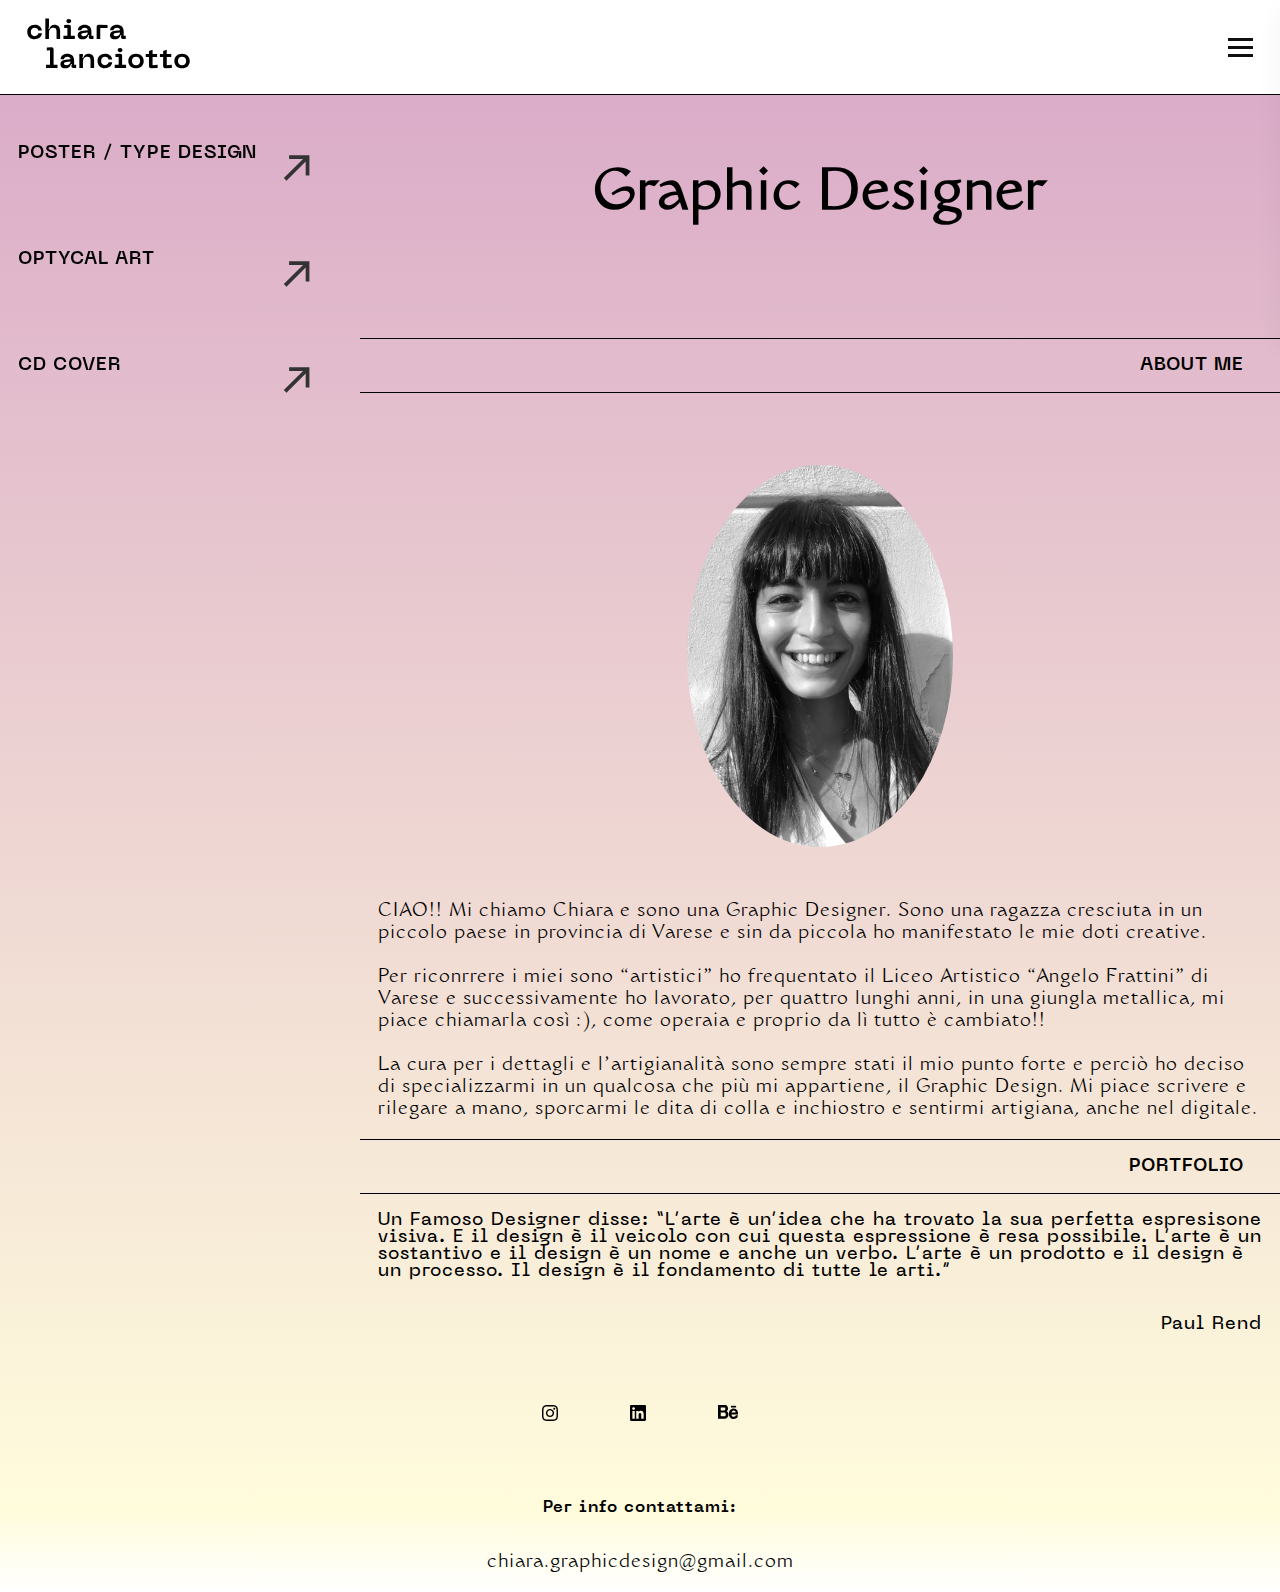
<file: index.html>
<!DOCTYPE html>
<html lang="en">

<head>
    <meta charset="UTF-8">
    <meta http-equiv="X-UA-Compatible" content="IE=edge">
    <meta name="viewport" content="width=device-width, initial-scale=1.0">
    <title>Chiara Lanciotto</title>
    <link rel="stylesheet" href="STYLE/style.css">
</head>

<body>

    <!-- titolo -->
    <header class="header">
        <nav class="navbar">
            <a href="index.html">
                <img class="logo" src="IMG/Chiara%20lanciotto.svg" alt="Chiara">
            </a>
            <ul class="nav-menu">
                <li class="nav-item">
                    <a href="#" class="nav-link">About me</a>
                </li>
                <li class="nav-item">
                    <a href="#portfolio" class="nav-link">Portfolio</a>
                </li>
                <li class="nav-item">
                    <a href="#contact" class="nav-link">Contact</a>
                </li>
                <li class="nav-item">
                    <a href="IMG/Chiara_Lanciotto_CV.pdf" class="nav-link">My CV</a>
                </li>
            </ul>
            <div class="hamburger">
                <span class="bar"></span>
                <span class="bar"></span>
                <span class="bar"></span>
            </div>
        </nav>
    </header>

    <div class="desktop-mode">
        <div class="contenitore-link desktop">
            <div class="final-link">
                <h5>Poster / type design</h5>
                <a href="poster_type_design.html">
                    <img src="IMG/arrow.svg">
                </a>
            </div>
            <div class="final-link">
                <h5>optycal art</h5>
                <a href="optical_art.html">
                    <img src="IMG/arrow.svg">
                </a>
            </div>
            <div class="final-link">
                <h5>cd cover</h5>
                    <a href="cd_cover.html">
                    <img src="IMG/arrow.svg">
                </a>
            </div>
        </div>

        <div class="testo-desktop">
            <h1 id="home">Graphic Designer</h1>
            <!-- sottotitolo -->
            <section>
                <h4>About me</h4>
            </section>
            <!-- descrizione about -->
            <article>
                <img class="foto-cv" src="IMG/IMG-3405.jpg" alt="chiara lanciotto foto">
                <p>CIAO!! Mi chiamo Chiara e sono
                    una Graphic Designer. Sono una ragazza cresciuta in un piccolo paese in provincia di Varese
                    e sin da piccola ho manifestato
                    le mie doti creative.
                    <br> <br>

                    Per riconrrere i miei sono “artistici”
                    ho frequentato il Liceo Artistico “Angelo Frattini” di Varese e successivamente ho lavorato,
                    per quattro lunghi anni, in una giungla metallica, mi piace chiamarla così :), come operaia
                    e proprio da lì tutto è cambiato!!
                    <br> <br>

                    La cura per i dettagli e l’artigianalità sono sempre stati il mio punto forte e perciò ho deciso di specializzarmi in un qualcosa
                    che più mi appartiene, il Graphic Design.
                    Mi piace scrivere e rilegare a mano, sporcarmi
                    le dita di colla e inchiostro e sentirmi artigiana,
                    anche nel digitale.
                </p>
            </article>
            <!-- sottotitolo -->
            <section id="portfolio">
                <h4>Portfolio</h4>
            </section>
            <!-- citazione -->
            <article>
                <p class="citazione">Un Famoso Designer disse: “L’arte è un’idea che ha trovato la sua perfetta espresisone visiva. E il design è il veicolo con cui questa espressione è resa possibile. L’arte è un sostantivo
                    e il design è un nome e anche un verbo. L’arte è un prodotto e il design è
                    un processo. Il design è il fondamento
                    di tutte le arti.”</p>
            </article>
            <div class="author">
                <p class="citazione">Paul Rend</p>
            </div>
        </div>    

        <!-- link pagine progetti -->
        <div class="contenitore-link mobile">
            <div class="final-link top-border">
                <h5>Poster / type design</h5>
                <a href="poster_type_design.html">
                    <img src="IMG/arrow.svg">
                </a>
            </div>
            <div class="final-link">
                <h5>optycal art</h5>
                <a href="optical_art.html">
                    <img src="IMG/arrow.svg">
                </a>
            </div>
            <div class="final-link">
                <h5>cd cover</h5>
                    <a href="cd_cover.html">
                    <img src="IMG/arrow.svg">
                </a>
            </div>
        </div>
    </div>

    <!-- footer -->
        <footer>
            <div class="social" id="contact">
                <a href="">
                    <img class="in" src="IMG/insta.svg" />
                </a>
                <a href="https://www.linkedin.com/in/chiara-lanciotto-9144a521">
                    <img class="lik" src="IMG/linkedin.svg" />
                </a>
                <a href="https://www.behance.net/chiaralanciotto1">
                    <img class="be" src="IMG/BE%202.svg" />
                </a>
            </div>
            <!--link per scaricare cv-->
            <div class="mail">
                <p>Per info contattami:</p>
                <a href="chiara.graphicdesign@gmail.com">chiara.graphicdesign@gmail.com</a>
            </div>
            
        </footer>

   <script src="STYLE/index.js"></script>

</body>

</html>
</file>
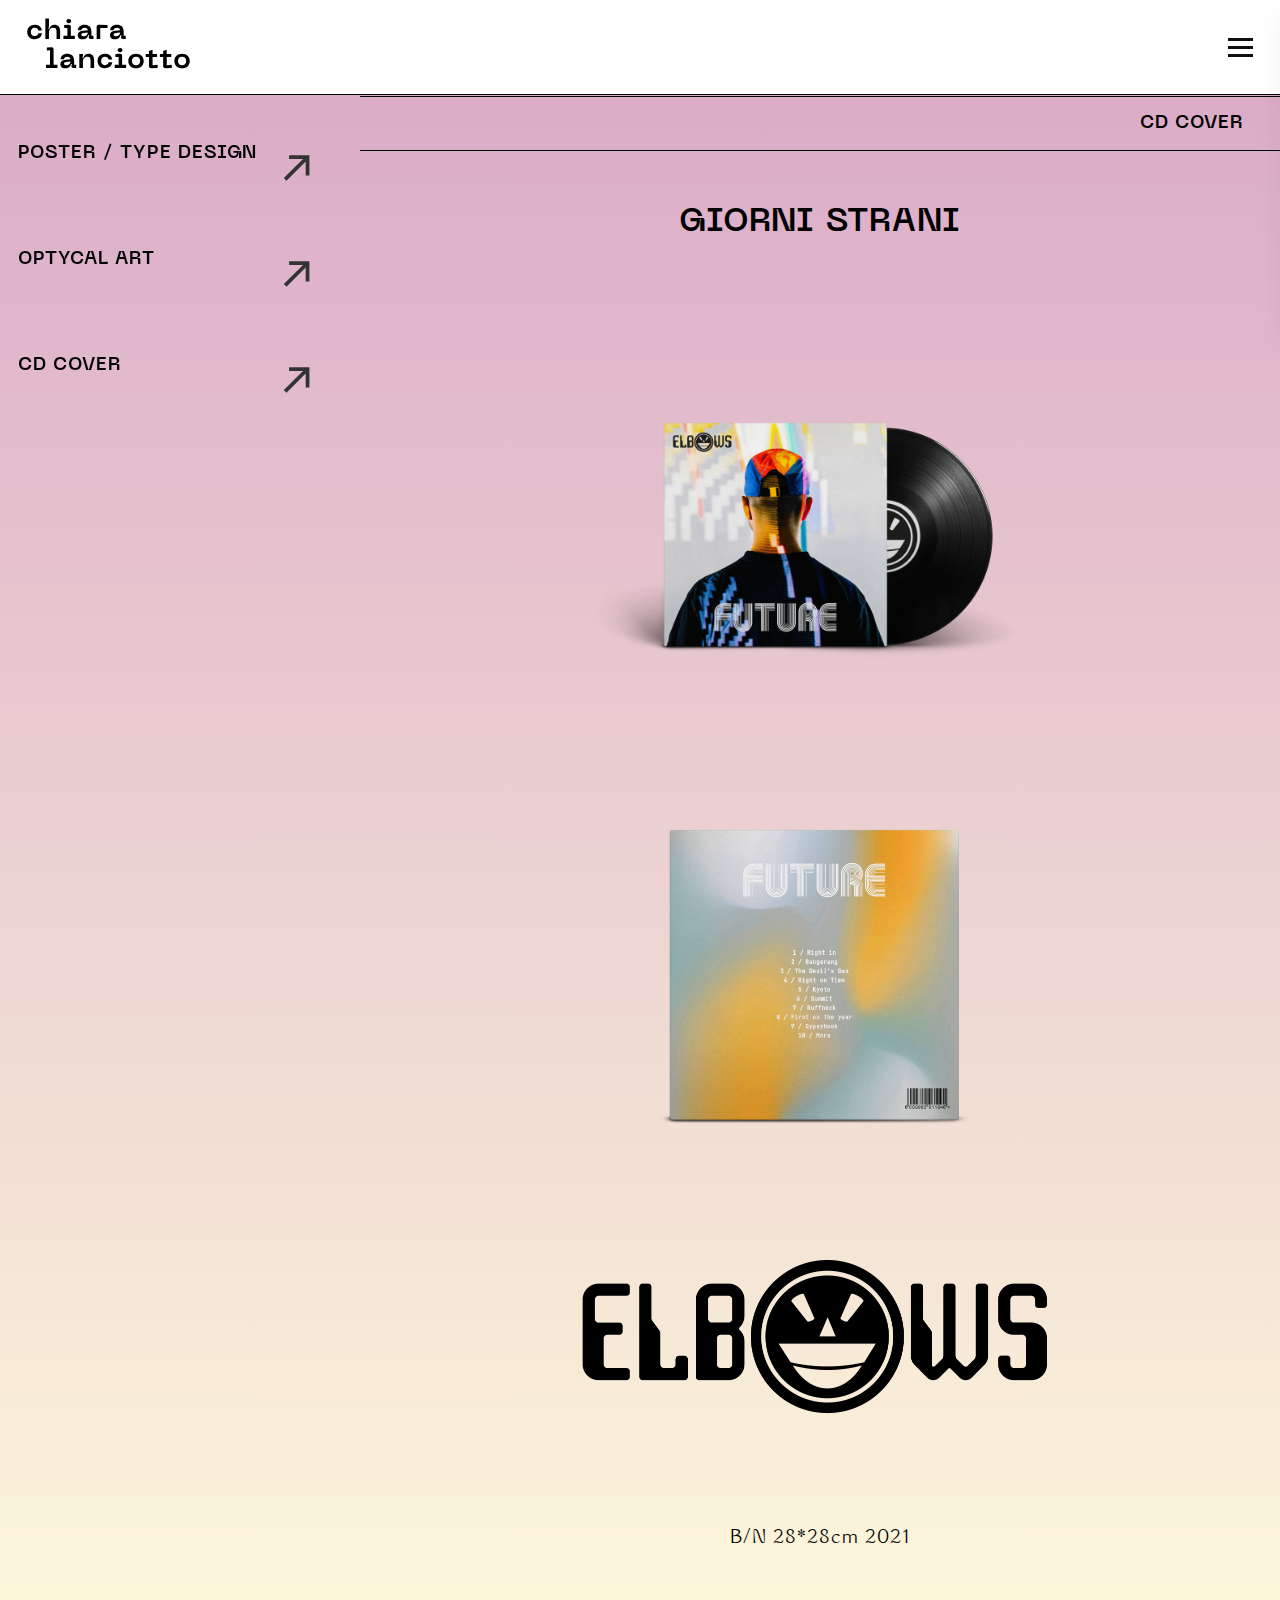
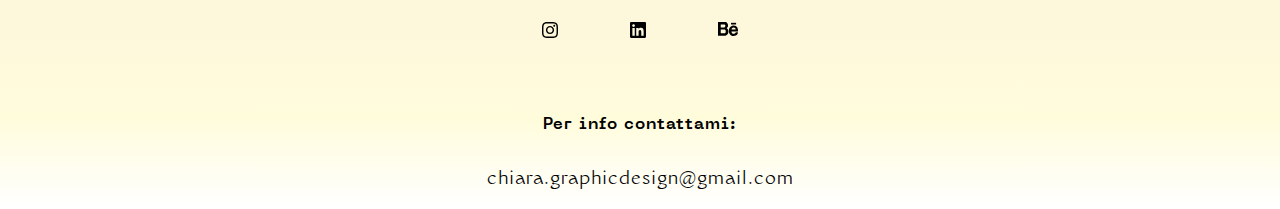
<file: cd_cover.html>
<!DOCTYPE html>
<html lang="en">

<head>
    <meta charset="UTF-8">
    <meta http-equiv="X-UA-Compatible" content="IE=edge">
    <meta name="viewport" content="width=device-width, initial-scale=1.0">
    <title>Chiara Lanciotto</title>
    <link rel="stylesheet" href="STYLE/style.css">
</head>

<body>


    <header class="header">
        <nav class="navbar">
            <a href="index.html">
                <img class="logo" src="IMG/Chiara%20lanciotto.svg" alt="Chiara">
            </a>
            <ul class="nav-menu">
                <li class="nav-item">
                    <a href="#" class="nav-link">About me</a>
                </li>
                <li class="nav-item">
                    <a href="#" class="nav-link">Portfolio</a>
                </li>
                <li class="nav-item">
                    <a href="#contact" class="nav-link">Contact</a>
                </li>
                <li class="nav-item">
                    <a href="IMG/Chiara_Lanciotto_CV.pdf" class="nav-link">My CV</a>
                </li>
            </ul>
            <div class="hamburger">
                <span class="bar"></span>
                <span class="bar"></span>
                <span class="bar"></span>
            </div>
        </nav>
    </header>

    <div class="desktop-mode">
        <div class="contenitore-link desktop">
            <div class="final-link">
                <h5>Poster / type design</h5>
                <a href="poster_type_design.html">
                    <img src="IMG/arrow.svg">
                </a>
            </div>
            <div class="final-link">
                <h5>optycal art</h5>
                <a href="optical_art.html">
                    <img src="IMG/arrow.svg">
                </a>
            </div>
            <div class="final-link">
                <h5>cd cover</h5>
                    <a href="cd_cover.html">
                    <img src="IMG/arrow.svg">
                </a>
            </div>
        </div>

        <div class="testo-desktop">
            <section class="space-top">
                <h4>CD COVER</h4>
            </section>

            <h2 class="page_typo">GIORNI STRANI</h2>

            <article class="B-N CD ">
                <img src="IMG/Vinyl Record PSD MockUp.png">
            </article>
            <article class="B-N CD">
                <img src="IMG/Vinyl Record PSD MockUp - RETRO.png">
            </article>
            <article class="B-N CD">
                <img src="IMG/LOGO_WS MUSICA.png">
            </article>
            
        
            <article>
                <div class="didascalia-singola">
                    <p>B/N 28*28cm 2021</p>
                </div>
            </article>
        </div>

        <!-- link pagine progetti -->
        <div class="contenitore-link mobile">
            <div class="final-link top-border">
                <h5>Poster / type design</h5>
                <a href="poster_type_design.html">
                    <img src="IMG/arrow.svg">
                </a>
            </div>
            <div class="final-link">
                <h5>optycal art</h5>
                <a href="optical_art.html">
                    <img src="IMG/arrow.svg">
                </a>
            </div>
            <div class="final-link">
                <h5>cd cover</h5>
                    <a href="cd_cover.html">
                    <img src="IMG/arrow.svg">
                </a>
            </div>
        </div>
    </div>


    <footer>
        <div class="social" id="contact">
           <a href="">
               <img class="in" src="IMG/insta.svg" />
           </a>
           <a href="https://www.linkedin.com/in/chiara-lanciotto-9144a521">
               <img class="lik" src="IMG/linkedin.svg" />
           </a>
           <a href="https://www.behance.net/chiaralanciotto1">
               <img class="be" src="IMG/BE%202.svg" />
           </a>
        </div>
        <!--link per scaricare cv-->
        <div class="mail">
            <p>Per info contattami:</p>
            <a href="chiara.graphicdesign@gmail.com">chiara.graphicdesign@gmail.com</a>
        </div>
   </footer>


    <script src="STYLE/index.js"></script>

</body>

</html>
</file>
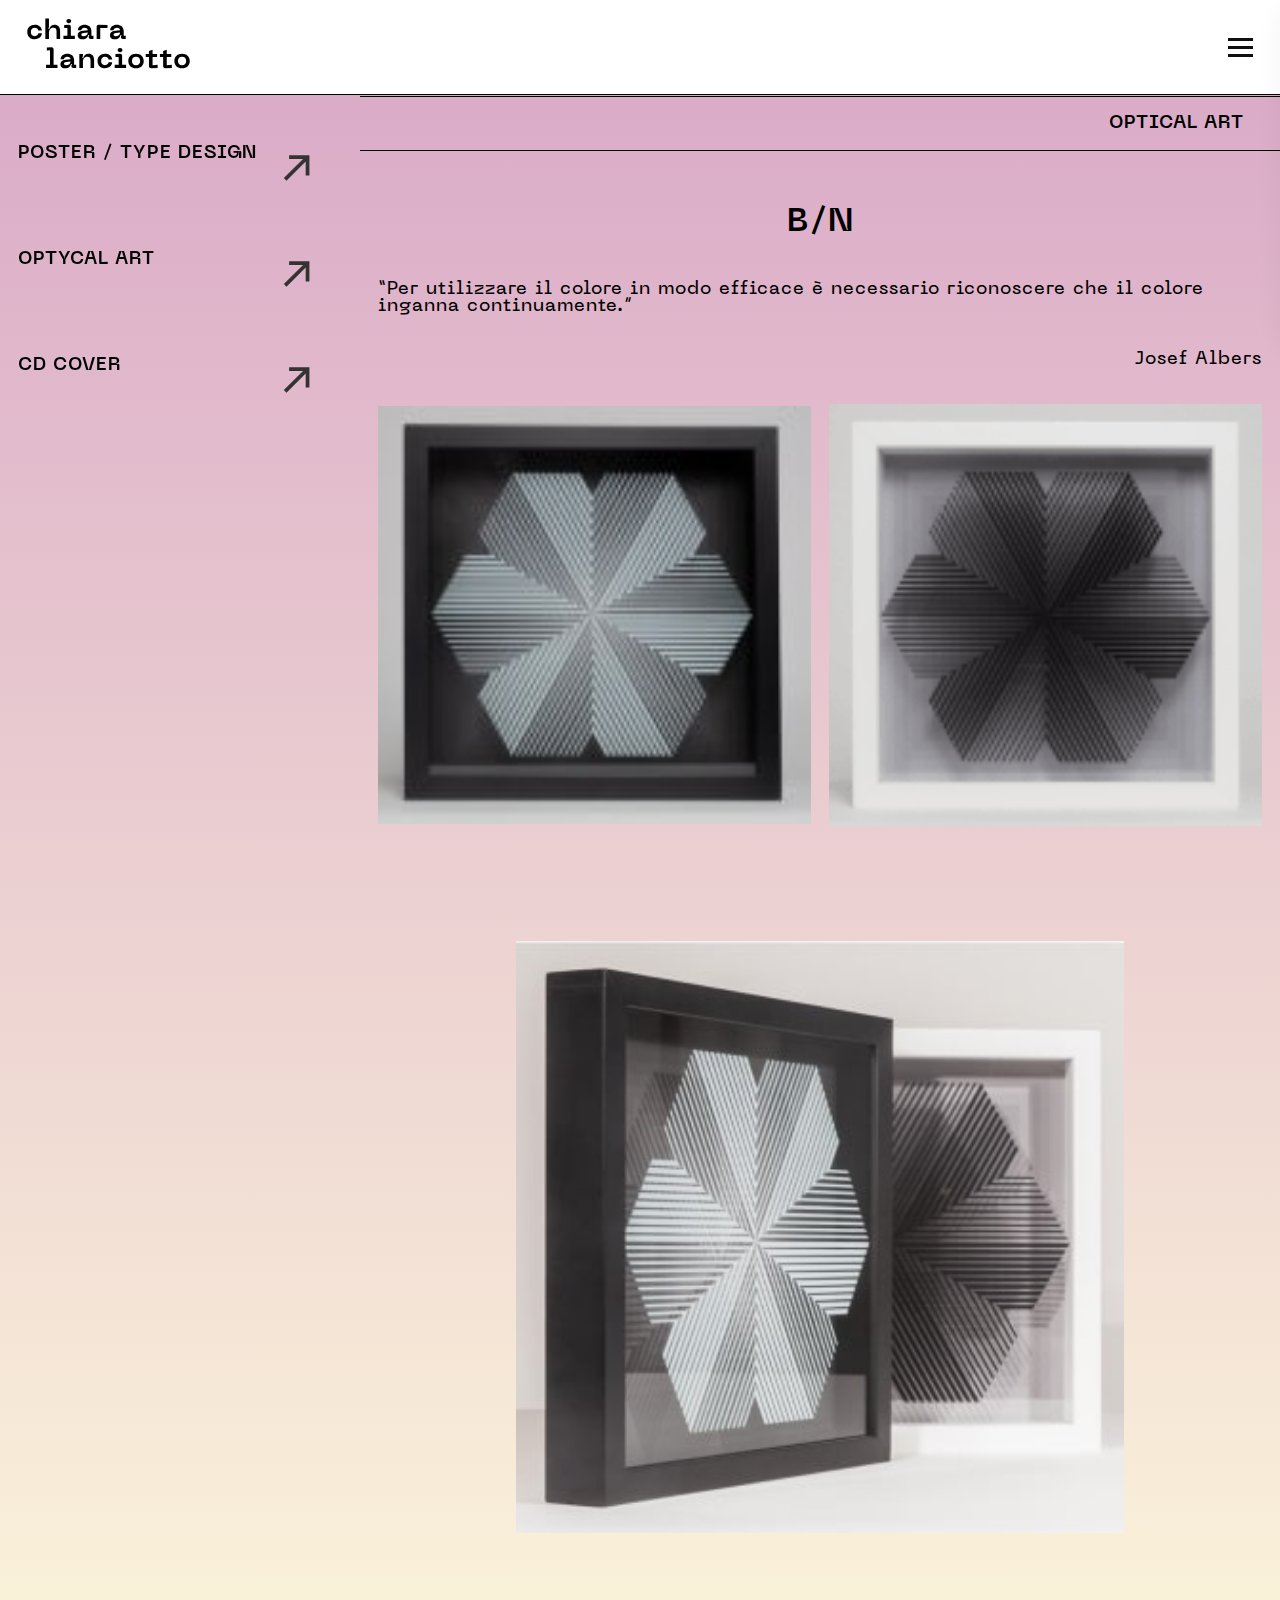
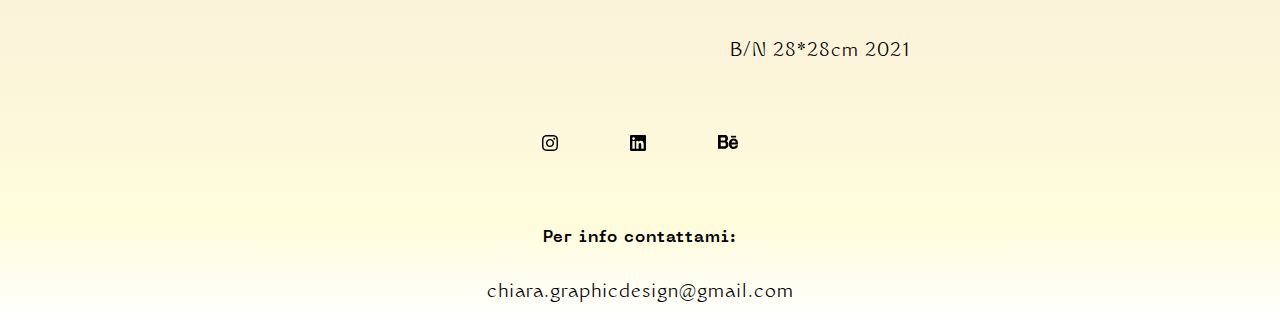
<file: optical_art.html>
<!DOCTYPE html>
<html lang="en">

<head>
    <meta charset="UTF-8">
    <meta http-equiv="X-UA-Compatible" content="IE=edge">
    <meta name="viewport" content="width=device-width, initial-scale=1.0">
    <title>Chiara Lanciotto</title>
    <link rel="stylesheet" href="STYLE/style.css">
</head>

<body>

    <header class="header">
        <nav class="navbar">
            <a href="index.html">
                <img class="logo" src="IMG/Chiara%20lanciotto.svg" alt="Chiara">
            </a>
            <ul class="nav-menu">
                <li class="nav-item">
                    <a href="#" class="nav-link">About me</a>
                </li>
                <li class="nav-item">
                    <a href="#" class="nav-link">Portfolio</a>
                </li>
                <li class="nav-item">
                    <a href="#contact" class="nav-link">Contact</a>
                </li>
                <li class="nav-item">
                    <a href="IMG/Chiara_Lanciotto_CV.pdf" class="nav-link">My CV</a>
                </li>
            </ul>
            <div class="hamburger">
                <span class="bar"></span>
                <span class="bar"></span>
                <span class="bar"></span>
            </div>
        </nav>
    </header>


    <div class="desktop-mode">
        <div class="contenitore-link desktop">
            <div class="final-link">
                <h5>Poster / type design</h5>
                <a href="poster_type_design.html">
                    <img src="IMG/arrow.svg">
                </a>
            </div>
            <div class="final-link">
                <h5>optycal art</h5>
                <a href="optical_art.html">
                    <img src="IMG/arrow.svg">
                </a>
            </div>
            <div class="final-link">
                <h5>cd cover</h5>
                    <a href="cd_cover.html">
                    <img src="IMG/arrow.svg">
                </a>
            </div>
        </div>

        <div class="testo-desktop">
            <section class="space-top">
                <h4>OPTICAL ART</h4>
            </section>

            <h2 class="page_typo">B/N</h2>

            <article>
                <p class="citazione">“Per utilizzare il colore in modo efficace è necessario riconoscere che il colore
                    inganna continuamente.”</p>
            </article>
            <div class="author">
                <p class="citazione">Josef Albers</p>
            </div>
            <!--foto_op-->
            <article class=" container ">
                <div class="immagine margine">
                    <img src="IMG/foto_2.jpg">
                </div>
                <div class="immagine">
                    <img src="IMG/Rectangle%2010.png">
                </div>
            </article>
            <article class="B-N">
                <img src="IMG/foto_1.jpg">
            </article>
            

            <article>
                <div class="didascalia-singola">
                    <p>B/N 28*28cm 2021</p>
                </div>
            </article>
        </div>

        

        <!-- link pagine progetti -->
        <div class="contenitore-link mobile">
            <div class="final-link top-border">
                <h5>Poster / type design</h5>
                <a href="poster_type_design.html">
                    <img src="IMG/arrow.svg">
                </a>
            </div>
            <div class="final-link">
                <h5>optycal art</h5>
                <a href="optical_art.html">
                    <img src="IMG/arrow.svg">
                </a>
            </div>
            <div class="final-link">
                <h5>cd cover</h5>
                <a href="cd_cover.html">
                    <img src="IMG/arrow.svg">
                </a>
            </div>
        </div>

    </div>

    <footer>
        <div class="social" id="contact">
           <a href="">
               <img class="in" src="IMG/insta.svg" />
           </a>
           <a href="https://www.linkedin.com/in/chiara-lanciotto-9144a521">
               <img class="lik" src="IMG/linkedin.svg" />
           </a>
           <a href="https://www.behance.net/chiaralanciotto1">
               <img class="be" src="IMG/BE%202.svg" />
           </a>
        </div>
        <!--link per scaricare cv-->
        <div class="mail">
            <p>Per info contattami:</p>
            <a href="chiara.graphicdesign@gmail.com">chiara.graphicdesign@gmail.com</a>
        </div>
   </footer>


    <script src="STYLE/index.js"></script>

</body>

</html>
</file>
<file: STYLE/style.css>
/** @format */

@font-face {
  font-family: "WTMonarchNova-Roman";
  src: url("../FONT/WTMonarchNova-Roman.woff") format("woff");
}

@font-face {
  font-family: "neuemachina-bold";
  src: url("../FONT/NEUEMACHINA-BOLD.woff") format("woff");
}

@font-face {
  font-family: "neuemachina-medium";
  src: url("../FONT/NEUEMACHINA-MEDIUM.woff") format("woff");
}

* {
  margin: 0;
  padding: 0;
  box-sizing: border-box;
  font-size: 18px;
  font-family: "WTMonarchNova-Roman";
  letter-spacing: 1px;
}
h2,
h4,
h5 {
  font-family: "neuemachina-bold";
}

h3 {
  font-family: "WTMonarchNova-Roman";
}

body {
  background: rgb(255,255,255);
  background:  linear-gradient(0deg, rgba(255,255,255,1) 0%, rgba(255,252,220,1) 5%, rgba(217,167,199,1) 100%);
  background-repeat: no-repeat;
}

.logo {
  width: 100%;
  height: auto;
}
/* bordo nav */
.header {
  border-bottom: 1px solid #e2e8f0;
}
/* hamburger menu */
.navbar {
  position: fixed;
  display: flex;
  justify-content: space-between;
  align-items: center;
  padding: 1rem 1.5rem;
  width: 100%;
  background-color: #fff;
  border-bottom: 1px solid #000;
}
.bar {
  display: block;
  width: 25px;
  height: 3px;
  margin: 5px auto;
  -webkit-transition: all 0.3s ease-in-out;
  transition: all 0.3s ease-in-out;
  background-color: #101010;
}
.nav-item {
  margin-left: 5rem;
}

.nav-item a {
  text-decoration: none;
  font-family: "neuemachina-bold";
  text-transform: uppercase;
}

/* link nav */
.nav-link {
  font-size: 1.6rem;
  font-weight: 400;
  color: #475569;
}
.nav-menu {
  z-index: 2;
  position: fixed;
  right: -100%;
  top: 0em;
  flex-direction: column;
  background-color: #fff;
  width: 100%;
  border-radius: 10px;
  text-align: center;
  transition: 0.3s;
  box-shadow: 0 10px 27px rgba(0, 0, 0, 0.05);
}
.nav-menu.active {
  right: 0;
}

.nav-item {
  margin: 2.5rem 0;
  list-style: none;
}
.hamburger {
  display: block;
  cursor: pointer;
  z-index: 5;
}
.hamburger.active .bar:nth-child(2) {
  opacity: 0;
}

.hamburger.active .bar:nth-child(1) {
  transform: translateY(8px) rotate(45deg);
}

.hamburger.active .bar:nth-child(3) {
  transform: translateY(-8px) rotate(-45deg);
}

#home {
  font-size: 3em;
  text-align: center;
  line-height: 67px;
  display: flex;
  flex-direction: column;
  align-items: center;
  justify-content: center;
  padding: 3em 0 2em 0;
}
section {
  border-top: 1px solid #000;
  border-bottom: 1px solid #000;
  padding: 1em;
}
section h4 {
  text-align: right;
  text-transform: uppercase;
  padding-right: 1em;
}
.foto-cv {
  width: 50%;
  height: auto;
  border-radius: 50%;
  margin: 3em 0;
}

article {
  width: 100%;
  display: flex;
  flex-direction: column;
  padding: 1em;
  text-align: left;
  justify-content: center;
  align-items: center;
}
.B-N {
  width: 100%;
  height: 300px;
  margin: 3em auto;
}
.B-N img {
  width: 100%;
  height: auto;
}
.CD {
  margin: 0.5em auto;
}
.citazione {
  font-family: "neuemachina-medium";
  font-size: 1em;
  letter-spacing: 1px;
}
.author {
  text-align: right;
  padding: 1em;
}
.final-link {
  border-bottom: 1px solid #000;
  display: flex;
  justify-content: space-between;
}
.top-border {
  border-top: 1px solid #000;
}
h5 {
  text-align: left;
  text-transform: uppercase;
  padding: 1em;
  font-family: "neuemachina-bold";
}
.final-link a {
  text-decoration: none;
  color: #000;
  padding-right: 18px;
  padding-top: 1em;
}
.social {
  display: flex;
  justify-content: center;
  padding: 1em;
}

.social img {
  padding: 1em;
  justify-content: center;
}
.mail{
  display: flex;
  flex-direction: column;
  width: 100%;
  justify-content: center;
  align-items: center;
}
footer p {
  padding: 18px;
  font-size: 16px;
  font-family: "neuemachina-bold";
  text-align: center;
}
footer a {
  padding: 18px;
  text-decoration: none;
  color: black;
  
}

.space-top {
  margin: 5.3em 0 2em 0;
}

.page_typo {
  text-align: center;
  font-size: 32px;
  padding-top: 20px;
  padding-bottom: 25px;
}

.container {
  display: flex;
  flex-direction: row;
  width: 100%;
  height: auto;
  justify-content: space-between;
  height: auto;
}
.immagine {
  width: 50%;
  height: auto;
}
.immagine img {
  width: 100%;
  height: auto;
}
.margine {
  margin-right: 1em;
}
.testo {
  width: 50%;
  height: 290px;
  display: flex;
  flex-direction: column;
  padding-right: 1em;
}
.align-left {
  width: 50%;
  height: 290px;
  display: flex;
  flex-direction: column;
  padding-right: 1em;
}
.align-left p {
  padding-left: 20px;
}
.testo p {
  font-size: 1em;
  padding-left: 100px;
}
.text-less {
  width: 50%;
  height: 270px;
  display: flex;
  flex-direction: column;
  padding-right: 1em;
}
.text-less p {
  font-size: 1em;
  padding-left: 80px;
}
.testo-alto {
  font-size: 1em;
  margin-top: -15em;
  padding-bottom: 1em;
}
.logo-alto {
  font-size: 1em;
  margin-top: -8em;
  padding-bottom: 1em;
}
.top-img {
  margin-top: -15em;
}
.bottom-img {
  margin-right: 1em;
}
.img-top {
  margin-top: -7em;
  padding-right: 1em;
}
.didascalia {
  text-align: left;
}
.align-right p {
  font-size: 0.8em;
  margin-top: -7.5em;
  text-align: right;
}
.didascalia p {
  font-size: 0.8em;
  text-align: left;
  margin-top: -7.5em;
}
.didascalia-singola {
  text-align: center;
}
.didscalia-singola p {
  font-size: 0.8em;
}
.mobile{
  display: block;
}
.desktop{
  display: none;
}
@media screen and (min-width:700px) {
  .mobile{
    display: none;
  }
  .desktop{
    display: block;
  }
  .desktop-mode{
    display: flex;
    justify-content: space-between;
  }
  .contenitore-link{
    position: fixed;
    margin-top: 5em;
  }
  .testo-desktop{
    width: 100%;
    margin: 0 0 0 20em;
  }
  .final-link{
    margin-top: 2em;
    border: none;
  }
  .immagine img{
    width: 100%;
    height: auto;
  }
  .B-N {
    width: 70%;
    height: auto;
    margin: 4em auto;
  }
  .CD img{
    width: 80%;
  }
  .foto-cv{
    width: 30%;
  }
}
</file>
